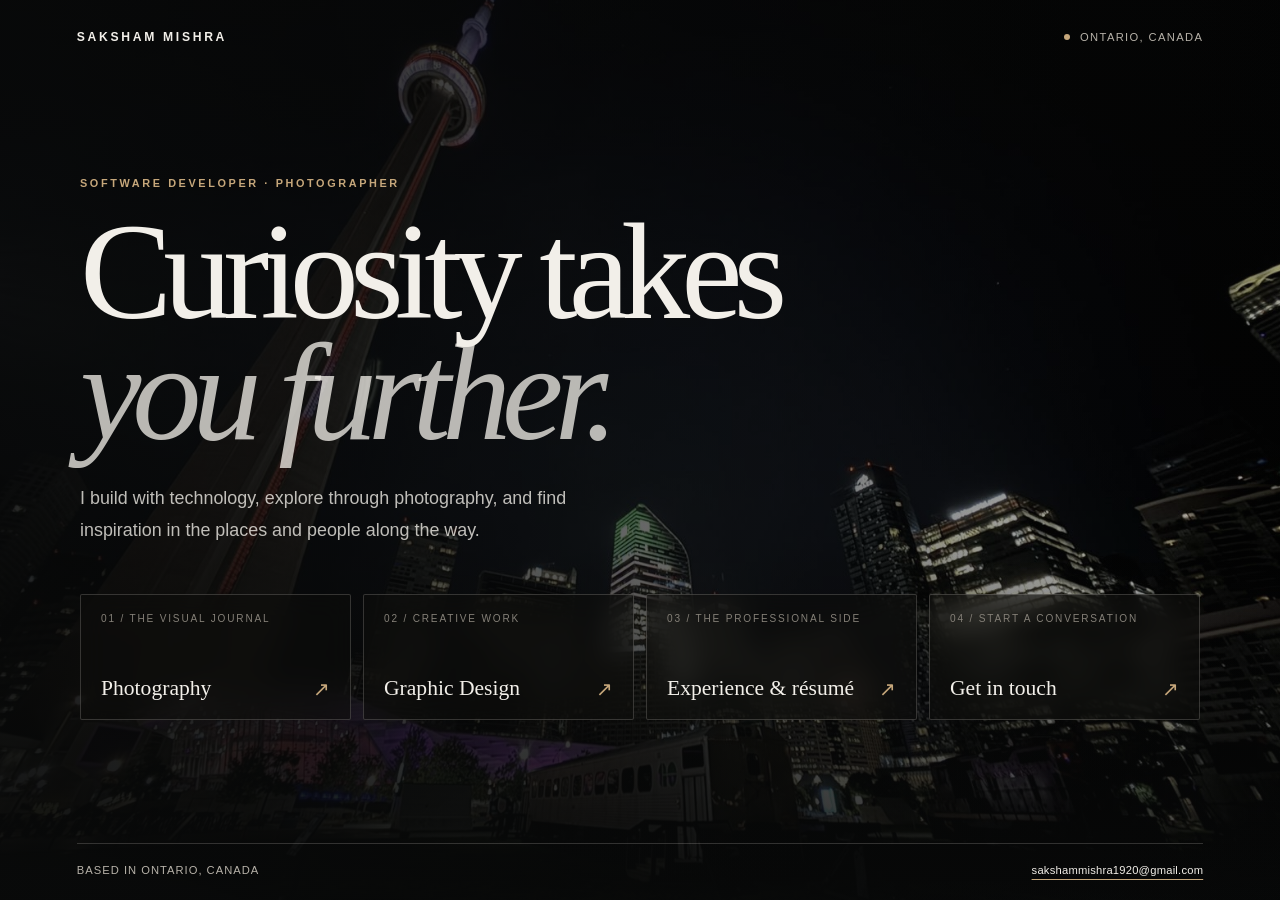
<file: index.html>
<!DOCTYPE html>
<html lang="en">
<head>
  <meta charset="UTF-8">
  <meta name="viewport" content="width=device-width, initial-scale=1.0">
  <meta name="theme-color" content="#10100f">
  <meta name="description" content="The personal portfolio of Saksham Mishra — software developer, photographer, and curious traveller based in Ontario, Canada.">
  <meta property="og:title" content="Saksham Mishra — Developer & Photographer">
  <meta property="og:description" content="Technology, photography, and experiences beyond the ordinary.">
  <meta property="og:type" content="website">
  <title>Saksham Mishra — Developer & Photographer</title>
  <link rel="stylesheet" href="site.css">
</head>
<body>
  <main class="landing">
    <header class="site-header">
      <a class="wordmark" href="index.html" aria-label="Saksham Mishra home">Saksham Mishra</a>
      <span class="header-note">Ontario, Canada</span>
    </header>

    <section class="intro" aria-labelledby="welcome-heading">
      <p class="eyebrow">Software developer <span aria-hidden="true">·</span> Photographer</p>
      <h1 id="welcome-heading">Curiosity takes <span>you further.</span></h1>
      <p class="intro-copy">I build with technology, explore through photography, and find inspiration in the places and people along the way.</p>

      <nav class="actions" aria-label="Explore my website">
        <a class="action" href="portfolio.html">
          <span class="action-label">01 / The visual journal</span>
          <span class="action-bottom"><span class="action-title">Photography</span><span class="action-arrow" aria-hidden="true">↗</span></span>
        </a>
        <a class="action" href="graphic_design.html">
          <span class="action-label">02 / Creative work</span>
          <span class="action-bottom"><span class="action-title">Graphic Design</span><span class="action-arrow" aria-hidden="true">↗</span></span>
        </a>
        <a class="action" href="resume.html">
          <span class="action-label">03 / The professional side</span>
          <span class="action-bottom"><span class="action-title">Experience & résumé</span><span class="action-arrow" aria-hidden="true">↗</span></span>
        </a>
        <a class="action" href="portfolio.html#contact">
          <span class="action-label">04 / Start a conversation</span>
          <span class="action-bottom"><span class="action-title">Get in touch</span><span class="action-arrow" aria-hidden="true">↗</span></span>
        </a>
      </nav>
    </section>

    <footer>
      <span>Based in Ontario, Canada</span>
      <a class="email" href="mailto:sakshammishra1920@gmail.com">sakshammishra1920@gmail.com</a>
    </footer>
  </main>
</body>
</html>
</file>
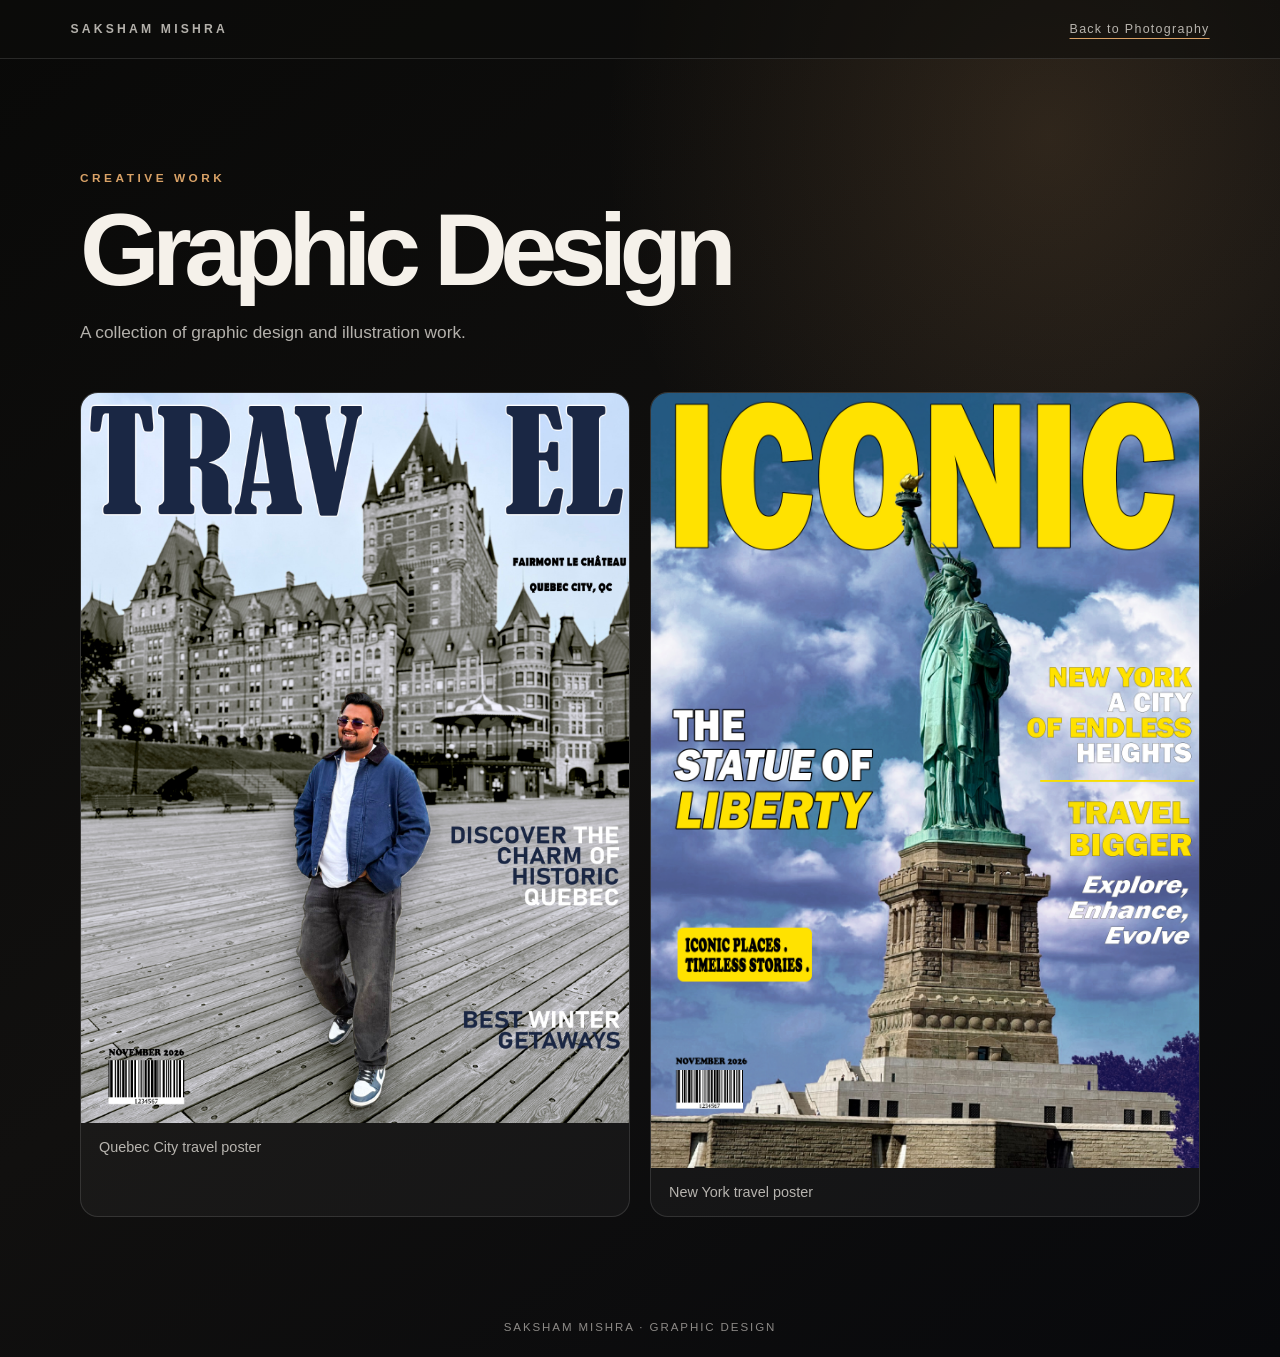
<file: graphic_design.html>
<!DOCTYPE html>
<html lang="en">
<head>
    <meta charset="UTF-8">
    <meta name="viewport" content="width=device-width, initial-scale=1.0">
    <meta name="description" content="Graphic design and illustration work by Saksham Mishra.">
    <title>Graphic Design | Saksham Mishra</title>
    <style>
        :root {
            --bg: #0d0d0c;
            --ink: #f5f1ea;
            --ink-soft: rgba(245,241,234,0.72);
            --muted: rgba(245,241,234,0.55);
            --accent: #d9a267;
            --line: rgba(255,255,255,0.12);
        }

        * {
            box-sizing: border-box;
        }

        body {
            min-height: 100vh;
            margin: 0;
            background:
                radial-gradient(ellipse at 82% 10%, rgba(217,162,103,0.16), transparent 30%),
                linear-gradient(145deg, #090908 0%, #11100f 52%, #08090c 100%);
            color: var(--ink);
            font-family: 'Segoe UI', Tahoma, Geneva, Verdana, sans-serif;
        }

        a {
            color: inherit;
        }

        .topbar {
            display: flex;
            align-items: center;
            justify-content: space-between;
            gap: 20px;
            padding: 22px 5.5vw;
            border-bottom: 1px solid var(--line);
            background: rgba(13,13,12,0.58);
        }

        .brand {
            color: var(--ink-soft);
            font-size: 0.76rem;
            font-weight: 700;
            letter-spacing: 0.2rem;
            text-decoration: none;
            text-transform: uppercase;
        }

        .back-link {
            color: var(--ink-soft);
            font-size: 0.78rem;
            letter-spacing: 0.08rem;
            text-decoration-color: var(--accent);
            text-underline-offset: 5px;
        }

        main {
            width: min(1120px, 89%);
            margin: 0 auto;
            padding: clamp(56px, 10vw, 112px) 0 80px;
        }

        .eyebrow {
            margin: 0 0 16px;
            color: var(--accent);
            font-size: 0.74rem;
            font-weight: 700;
            letter-spacing: 0.22rem;
            text-transform: uppercase;
        }

        h1 {
            margin: 0;
            font-size: clamp(3rem, 8vw, 6.5rem);
            letter-spacing: -0.075em;
            line-height: 0.95;
        }

        .intro {
            max-width: 640px;
            margin: 20px 0 44px;
            color: var(--ink-soft);
            font-size: 1.08rem;
            line-height: 1.7;
        }

        .gallery {
            display: grid;
            grid-template-columns: repeat(auto-fit, minmax(min(100%, 320px), 1fr));
            gap: 20px;
        }

        .artwork {
            overflow: hidden;
            margin: 0;
            border: 1px solid var(--line);
            border-radius: 18px;
            background: rgba(255,255,255,0.04);
        }

        .artwork a {
            display: block;
        }

        .artwork img {
            display: block;
            width: 100%;
            height: auto;
            transition: transform 0.25s ease;
        }

        .artwork a:hover img,
        .artwork a:focus-visible img {
            transform: scale(1.015);
        }

        .artwork a:focus-visible,
        .brand:focus-visible,
        .back-link:focus-visible {
            outline: 2px solid var(--accent);
            outline-offset: 4px;
        }

        figcaption {
            padding: 16px 18px;
            color: var(--ink-soft);
            font-size: 0.9rem;
        }

        footer {
            padding: 24px;
            color: var(--muted);
            font-size: 0.72rem;
            letter-spacing: 0.12rem;
            text-align: center;
            text-transform: uppercase;
        }

        @media (max-width: 600px) {
            .topbar {
                padding: 18px;
            }

            .brand {
                font-size: 0.65rem;
                letter-spacing: 0.12rem;
            }

            main {
                width: min(100% - 36px, 520px);
            }
        }

        @media (prefers-reduced-motion: reduce) {
            *,
            *::before,
            *::after {
                scroll-behavior: auto !important;
                transition-duration: 0.01ms !important;
            }
        }
    </style>
</head>
<body>
    <header class="topbar">
        <a class="brand" href="index.html">Saksham Mishra</a>
        <a class="back-link" href="portfolio.html">Back to Photography</a>
    </header>

    <main>
        <p class="eyebrow">Creative work</p>
        <h1>Graphic Design</h1>
        <p class="intro">A collection of graphic design and illustration work.</p>

        <section class="gallery" aria-label="Graphic design portfolio">
            <figure class="artwork">
                <a href="pics/Illustrations/Qubec-city.jpg">
                    <img src="pics/Illustrations/Qubec-city.jpg" alt="Quebec City travel poster design featuring the Chateau Frontenac">
                </a>
                <figcaption>Quebec City travel poster</figcaption>
            </figure>
            <figure class="artwork">
                <a href="pics/Illustrations/new_york-sol%20copy.jpg">
                    <img src="pics/Illustrations/new_york-sol%20copy.jpg" alt="New York travel poster featuring the Statue of Liberty beneath the word Iconic">
                </a>
                <figcaption>New York travel poster</figcaption>
            </figure>
        </section>
    </main>

    <footer>Saksham Mishra · Graphic Design</footer>
</body>
</html>
</file>
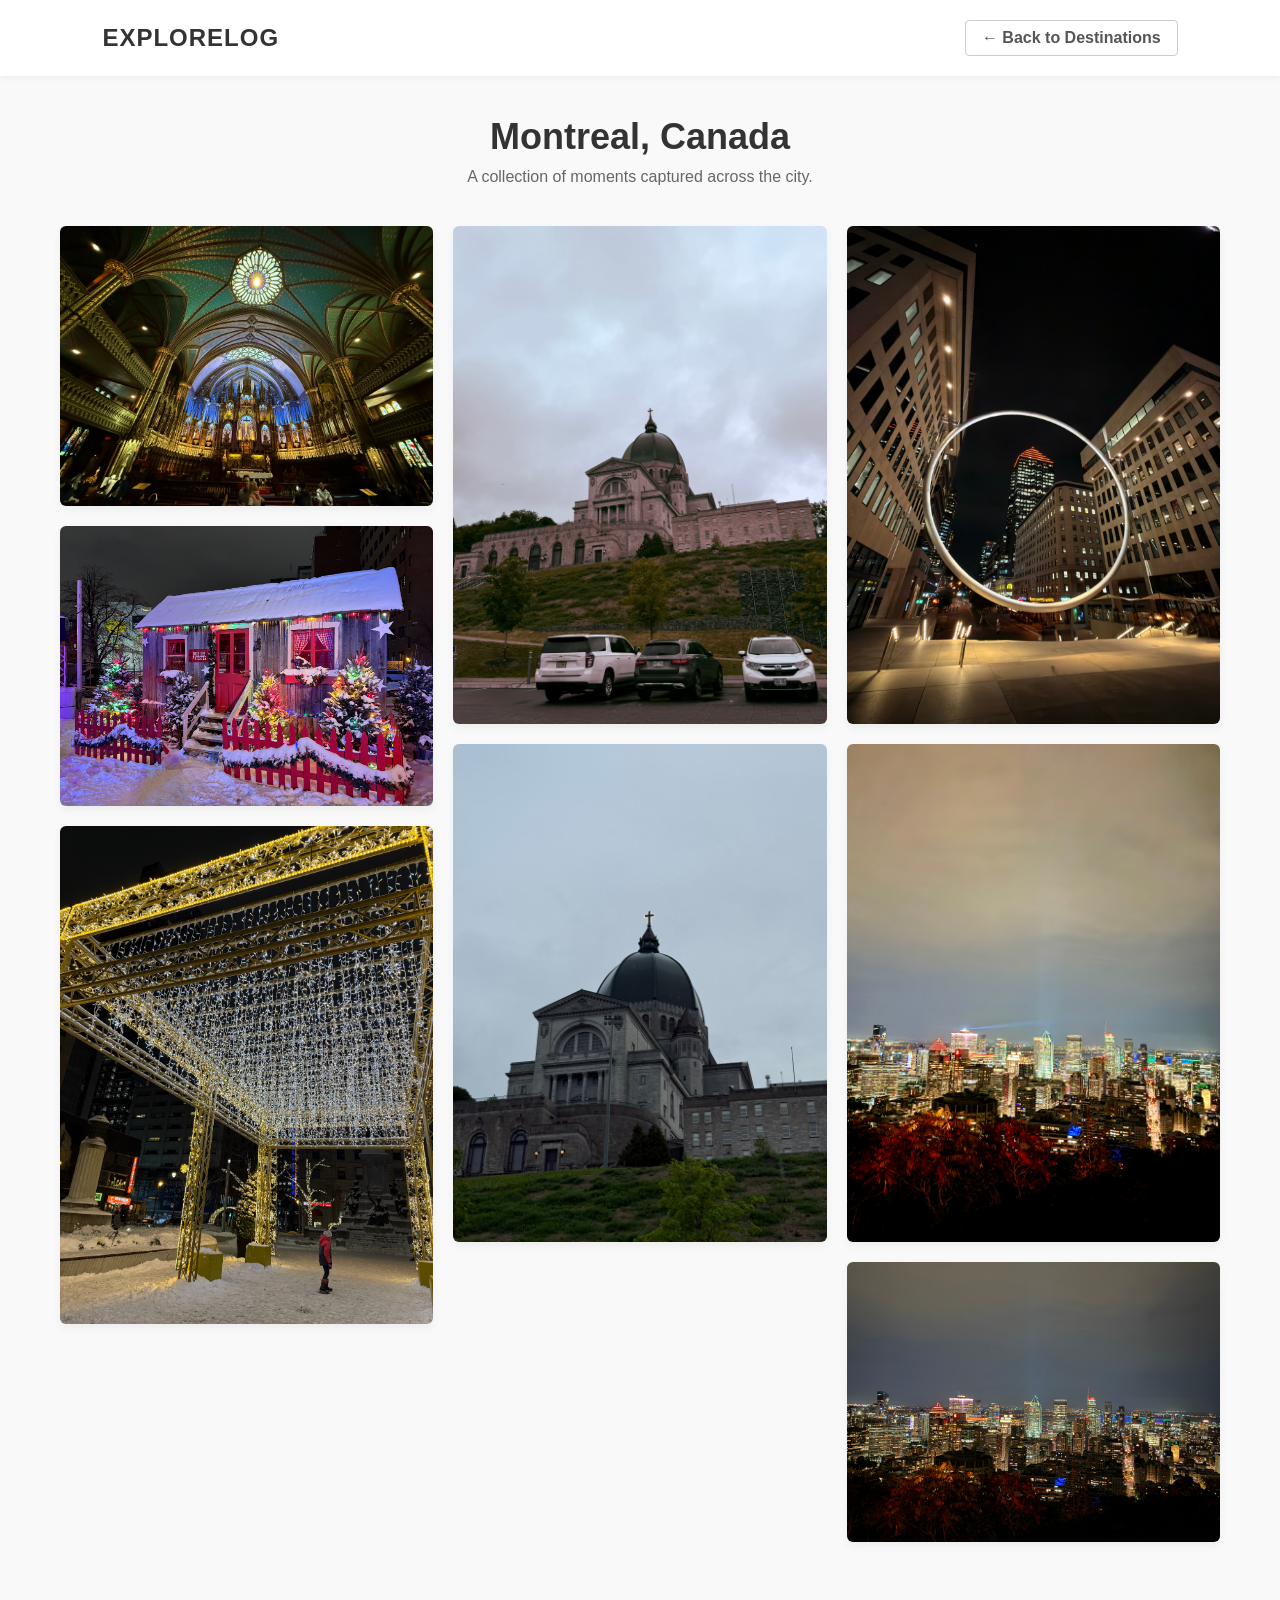
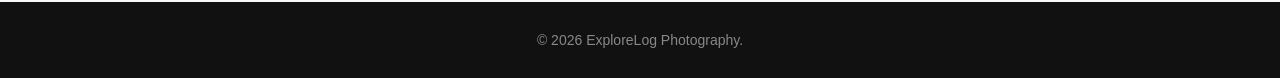
<file: montreal.html>
<!DOCTYPE html>
<html lang="en">
<head>
    <meta charset="UTF-8">
    <meta name="viewport" content="width=device-width, initial-scale=1.0">
    <title>Montreal Gallery | ExploreLog</title>
    <style>
        * {
            margin: 0;
            padding: 0;
            box-sizing: border-box;
            font-family: 'Segoe UI', Tahoma, Geneva, Verdana, sans-serif;
        }

        body {
            background-color: #f9f9f9;
            color: #333;
        }

        header {
            display: flex;
            justify-content: space-between;
            align-items: center;
            padding: 20px 8%;
            background-color: #ffffff;
            box-shadow: 0 2px 5px rgba(0,0,0,0.05);
        }

        .logo {
            font-size: 24px;
            font-weight: 700;
            letter-spacing: 1px;
            text-transform: uppercase;
            text-decoration: none;
            color: #333;
        }

        .back-home {
            text-decoration: none;
            color: #555;
            font-weight: 600;
            border: 1px solid #ccc;
            padding: 8px 16px;
            border-radius: 4px;
            transition: all 0.3s ease;
        }

        .back-home:hover {
            background-color: #333;
            color: #fff;
            border-color: #333;
        }

        .container {
            max-width: 1200px;
            margin: 40px auto;
            padding: 0 20px;
        }

        h1 {
            font-size: 36px;
            margin-bottom: 10px;
            text-align: center;
        }

        .subtitle {
            text-align: center;
            color: #666;
            margin-bottom: 40px;
        }

        /* Pure CSS Masonry/Flex Photo Grid */
        .photo-stream {
            columns: 3 300px;
            column-gap: 20px;
        }

        .photo-stream img {
            width: 100%;
            margin-bottom: 20px;
            border-radius: 6px;
            box-shadow: 0 4px 10px rgba(0,0,0,0.05);
            transition: transform 0.3s ease;
            display: block;
        }

        .photo-stream img:hover {
            transform: scale(1.02);
            cursor: pointer;
        }

        footer {
            background-color: #111;
            color: #888;
            text-align: center;
            padding: 30px 20px;
            margin-top: 60px;
            font-size: 14px;
        }
    </style>
</head>
<body>

    <header>
        <a href="portfolio.html" class="logo">ExploreLog</a>
        <a href="portfolio.html" class="back-home">&larr; Back to Destinations</a>
    </header>

    <main class="container">
        <h1>Montreal, Canada</h1>
        <p class="subtitle">A collection of moments captured across the city.</p>
        
        <div class="photo-stream">
            <!-- Put your folder paths to your extra photos here -->
            <!-- Change 'pics/toronto.JPEG' to whatever your images are named -->
            <img src="pics/montreal/IMG_3124.JPEG" alt="Toronto Photo">
            <img src="pics/montreal/IMG_3350.JPEG" alt="Toronto Photo">
            <img src="pics/montreal/IMG_3354.JPEG" alt="Toronto Photo">
            <img src="pics/montreal/IMG_4572.JPEG" alt="Toronto Photo">
            <img src="pics/montreal/IMG_4609.JPEG" alt="Toronto Photo">
            <img src="pics/montreal/IMG_6204.JPEG" alt="Toronto Photo">
            <img src="pics/montreal/IMG_6213.JPEG" alt="Toronto Photo">
            <img src="pics/montreal/IMG_6214.JPEG" alt="Toronto Photo">

        </div>
    </main>

    <footer>
        <p>&copy; 2026 ExploreLog Photography.</p>
    </footer>

</body>
</html>
</file>
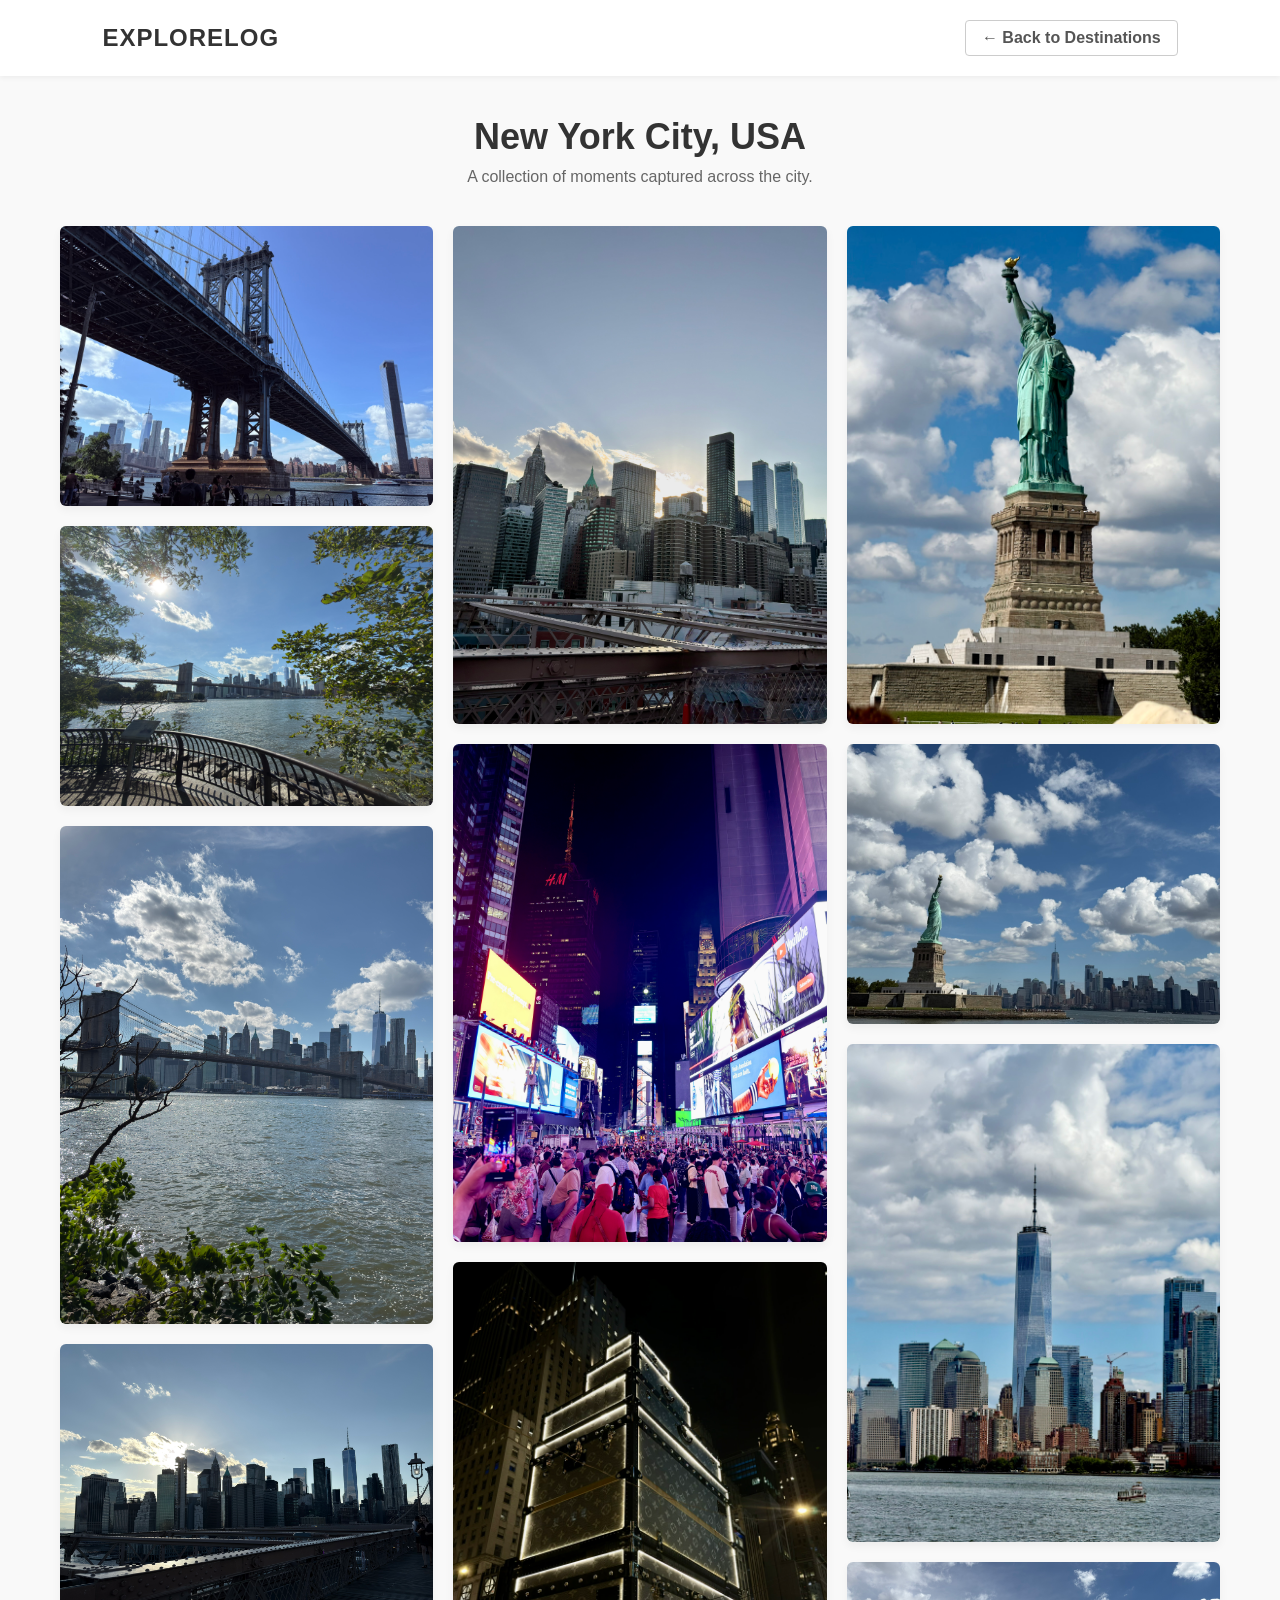
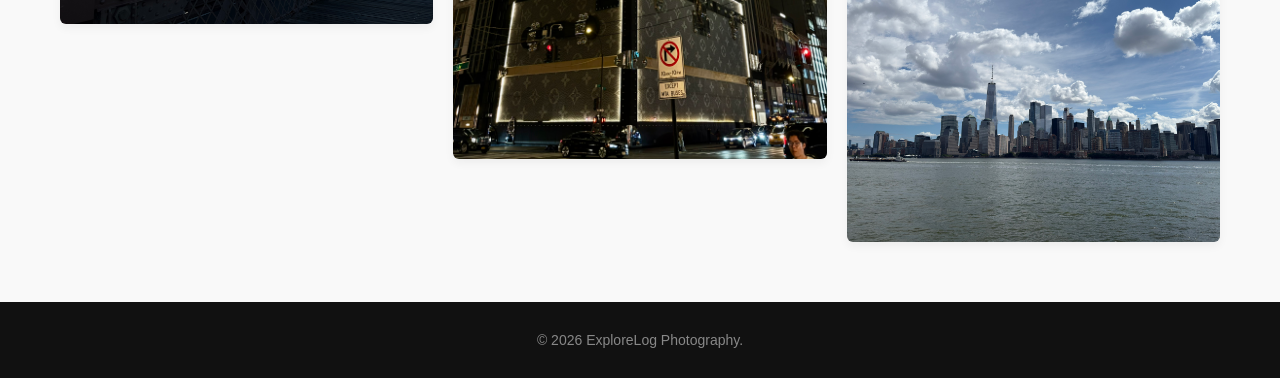
<file: nyc.html>
<!DOCTYPE html>
<html lang="en">
<head>
    <meta charset="UTF-8">
    <meta name="viewport" content="width=device-width, initial-scale=1.0">
    <title>New York City Gallery | ExploreLog</title>
    <style>
        * {
            margin: 0;
            padding: 0;
            box-sizing: border-box;
            font-family: 'Segoe UI', Tahoma, Geneva, Verdana, sans-serif;
        }

        body {
            background-color: #f9f9f9;
            color: #333;
        }

        header {
            display: flex;
            justify-content: space-between;
            align-items: center;
            padding: 20px 8%;
            background-color: #ffffff;
            box-shadow: 0 2px 5px rgba(0,0,0,0.05);
        }

        .logo {
            font-size: 24px;
            font-weight: 700;
            letter-spacing: 1px;
            text-transform: uppercase;
            text-decoration: none;
            color: #333;
        }

        .back-home {
            text-decoration: none;
            color: #555;
            font-weight: 600;
            border: 1px solid #ccc;
            padding: 8px 16px;
            border-radius: 4px;
            transition: all 0.3s ease;
        }

        .back-home:hover {
            background-color: #333;
            color: #fff;
            border-color: #333;
        }

        .container {
            max-width: 1200px;
            margin: 40px auto;
            padding: 0 20px;
        }

        h1 {
            font-size: 36px;
            margin-bottom: 10px;
            text-align: center;
        }

        .subtitle {
            text-align: center;
            color: #666;
            margin-bottom: 40px;
        }

        /* Pure CSS Masonry/Flex Photo Grid */
        .photo-stream {
            columns: 3 300px;
            column-gap: 20px;
        }

        .photo-stream img {
            width: 100%;
            margin-bottom: 20px;
            border-radius: 6px;
            box-shadow: 0 4px 10px rgba(0,0,0,0.05);
            transition: transform 0.3s ease;
            display: block;
        }

        .photo-stream img:hover {
            transform: scale(1.02);
            cursor: pointer;
        }

        footer {
            background-color: #111;
            color: #888;
            text-align: center;
            padding: 30px 20px;
            margin-top: 60px;
            font-size: 14px;
        }
    </style>
</head>
<body>

    <header>
        <a href="portfolio.html" class="logo">ExploreLog</a>
        <a href="portfolio.html" class="back-home">&larr; Back to Destinations</a>
    </header>

    <main class="container">
        <h1>New York City, USA</h1>
        <p class="subtitle">A collection of moments captured across the city.</p>
        
        <div class="photo-stream">
            <!-- Put your folder paths to your extra photos here -->
            <!-- Change 'pics/nyc.JPEG' to whatever your images are named -->
            <img src="pics/new_york/IMG_5514.JPEG" alt="nyc Photo">
            <img src="pics/new_york/IMG_5538.JPEG" alt="nyc Photo">
            <img src="pics/new_york/IMG_5550.JPEG" alt="nyc Photo">
            <img src="pics/new_york/IMG_5666.JPEG" alt="nyc Photo">
            <img src="pics/new_york/IMG_5673.JPEG" alt="nyc Photo">
            <img src="pics/new_york/IMG_5707.JPEG" alt="nyc Photo">
            <img src="pics/new_york/IMG_5729.JPEG" alt="nyc Photo">
            <img src="pics/new_york/IMG_5769.JPEG" alt="nyc Photo">
            <img src="pics/new_york/IMG_5774.JPEG" alt="nyc Photo">
            <img src="pics/new_york/IMG_5866.JPEG" alt="nyc Photo">
            <img src="pics/new_york/IMG_5877.JPEG" alt="nyc Photo">








        </div>
    </main>

    <footer>
        <p>&copy; 2026 ExploreLog Photography.</p>
    </footer>

</body>
</html>
</file>
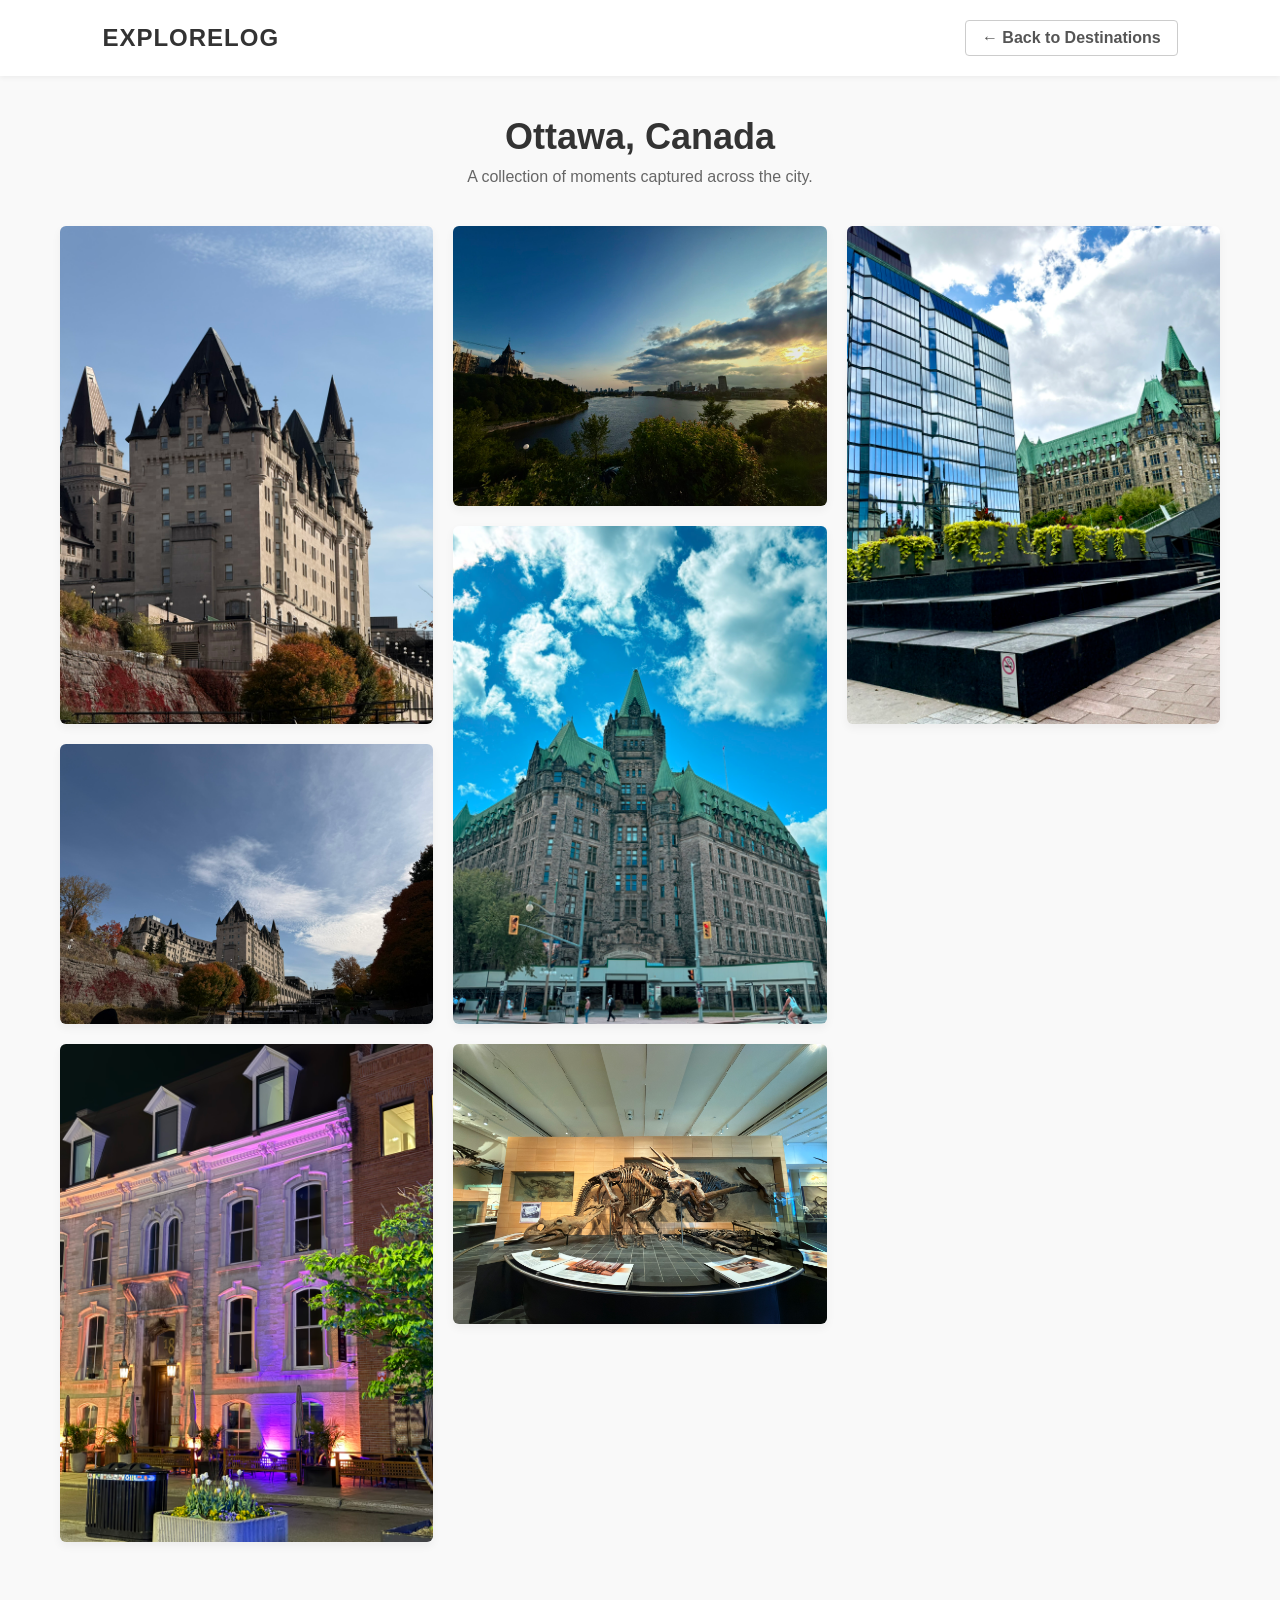
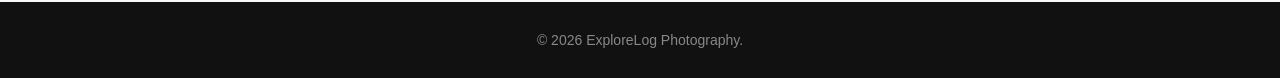
<file: ottawa.html>
<!DOCTYPE html>
<html lang="en">
<head>
    <meta charset="UTF-8">
    <meta name="viewport" content="width=device-width, initial-scale=1.0">
    <title>ottawa Gallery | ExploreLog</title>
    <style>
        * {
            margin: 0;
            padding: 0;
            box-sizing: border-box;
            font-family: 'Segoe UI', Tahoma, Geneva, Verdana, sans-serif;
        }

        body {
            background-color: #f9f9f9;
            color: #333;
        }

        header {
            display: flex;
            justify-content: space-between;
            align-items: center;
            padding: 20px 8%;
            background-color: #ffffff;
            box-shadow: 0 2px 5px rgba(0,0,0,0.05);
        }

        .logo {
            font-size: 24px;
            font-weight: 700;
            letter-spacing: 1px;
            text-transform: uppercase;
            text-decoration: none;
            color: #333;
        }

        .back-home {
            text-decoration: none;
            color: #555;
            font-weight: 600;
            border: 1px solid #ccc;
            padding: 8px 16px;
            border-radius: 4px;
            transition: all 0.3s ease;
        }

        .back-home:hover {
            background-color: #333;
            color: #fff;
            border-color: #333;
        }

        .container {
            max-width: 1200px;
            margin: 40px auto;
            padding: 0 20px;
        }

        h1 {
            font-size: 36px;
            margin-bottom: 10px;
            text-align: center;
        }

        .subtitle {
            text-align: center;
            color: #666;
            margin-bottom: 40px;
        }

        /* Pure CSS Masonry/Flex Photo Grid */
        .photo-stream {
            columns: 3 300px;
            column-gap: 20px;
        }

        .photo-stream img {
            width: 100%;
            margin-bottom: 20px;
            border-radius: 6px;
            box-shadow: 0 4px 10px rgba(0,0,0,0.05);
            transition: transform 0.3s ease;
            display: block;
        }

        .photo-stream img:hover {
            transform: scale(1.02);
            cursor: pointer;
        }

        footer {
            background-color: #111;
            color: #888;
            text-align: center;
            padding: 30px 20px;
            margin-top: 60px;
            font-size: 14px;
        }
    </style>
</head>
<body>

    <header>
        <a href="portfolio.html" class="logo">ExploreLog</a>
        <a href="portfolio.html" class="back-home">&larr; Back to Destinations</a>
    </header>

    <main class="container">
        <h1>Ottawa, Canada</h1>
        <p class="subtitle">A collection of moments captured across the city.</p>
        
        <div class="photo-stream">
            <!-- Put your folder paths to your extra photos here -->
            <!-- Change 'pics/ottawa.JPEG' to whatever your images are named -->
            <img src="pics/ottawa/IMG_2182.JPEG" alt="ottawa Photo">
            <img src="pics/ottawa/IMG_2201.JPEG" alt="ottawa Photo">
            <img src="pics/ottawa/IMG_4293.JPEG" alt="ottawa Photo">
            <img src="pics/ottawa/IMG_4789.JPEG" alt="ottawa Photo">
            <img src="pics/ottawa/IMG_4872.JPEG" alt="ottawa Photo">
            <img src="pics/ottawa/IMG_5992.JPEG" alt="ottawa Photo">
            <img src="pics/ottawa/IMG_4913.JPEG" alt="ottawa Photo">








        </div>
    </main>

    <footer>
        <p>&copy; 2026 ExploreLog Photography.</p>
    </footer>

</body>
</html>
</file>
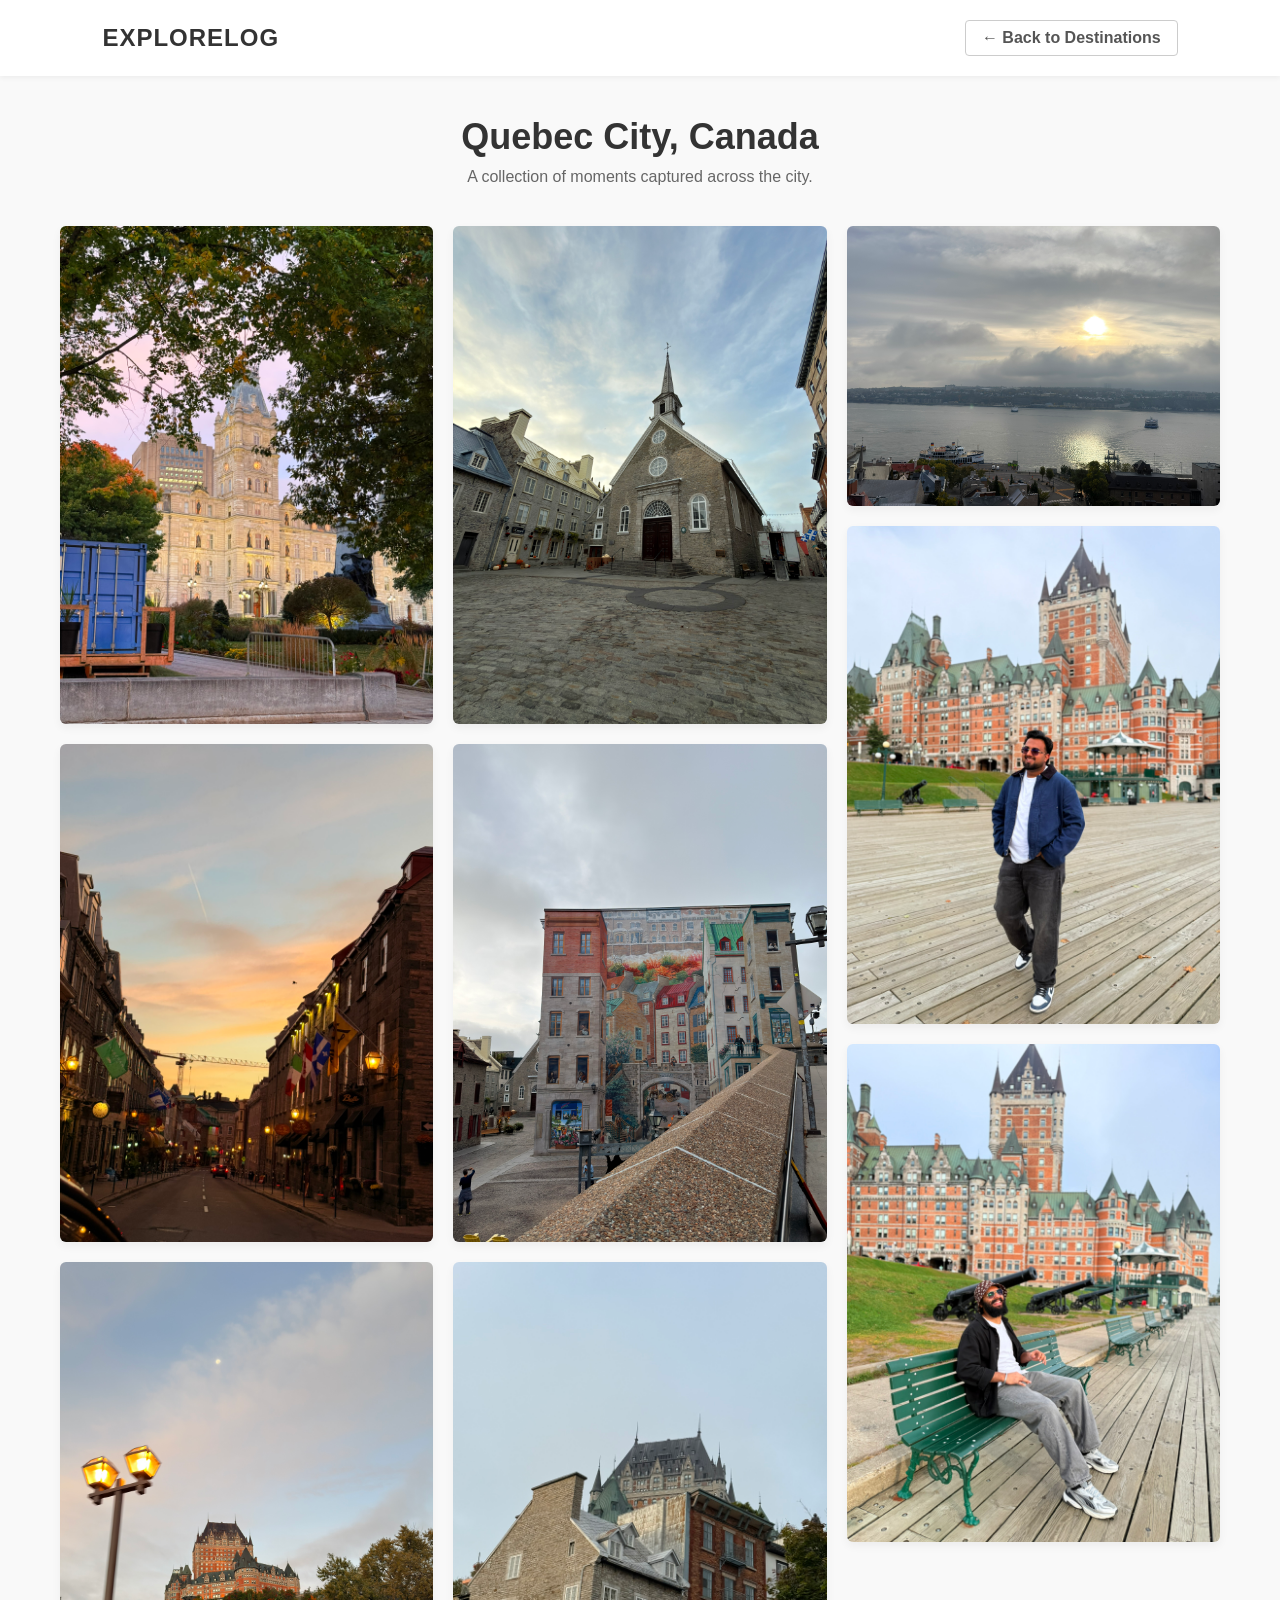
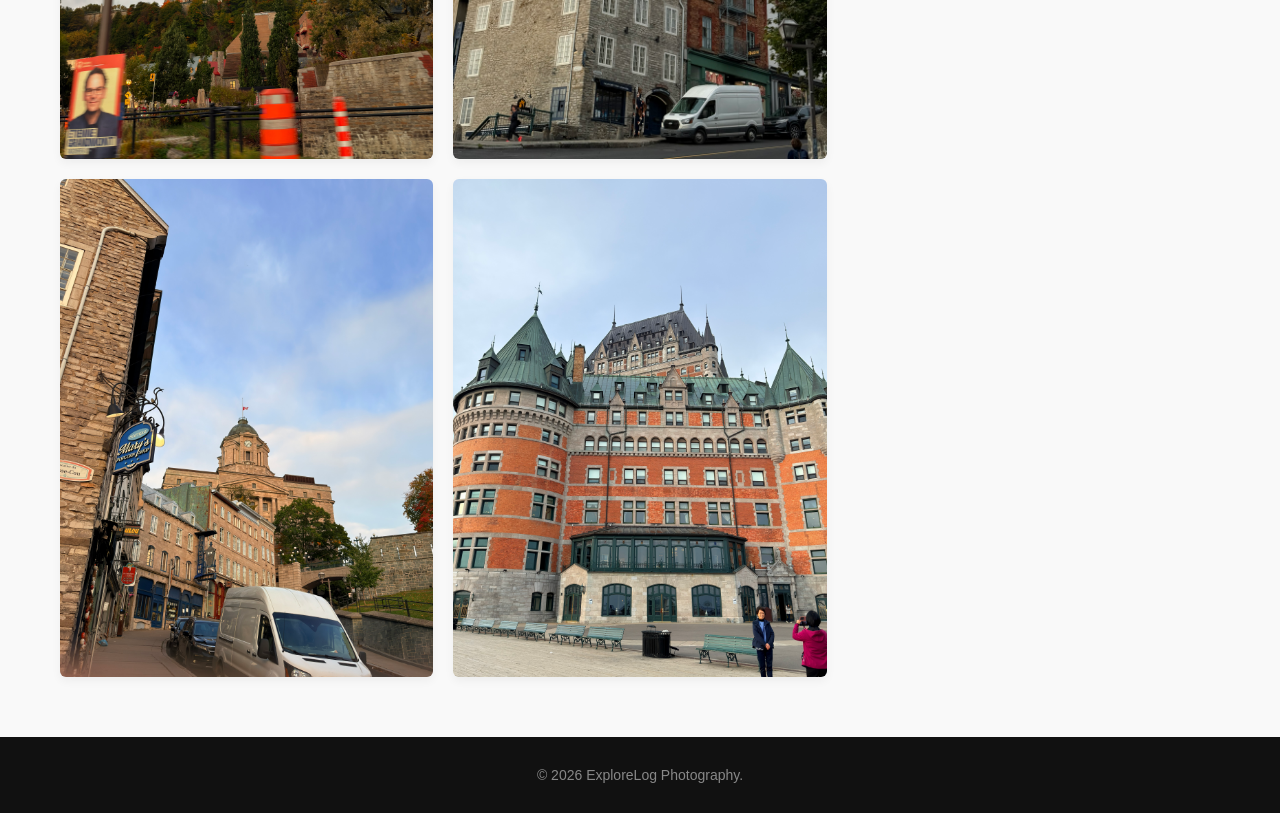
<file: quebec_city.html>
<!DOCTYPE html>
<html lang="en">
<head>
    <meta charset="UTF-8">
    <meta name="viewport" content="width=device-width, initial-scale=1.0">
    <title>Quebec_city Gallery | ExploreLog</title>
    <style>
        * {
            margin: 0;
            padding: 0;
            box-sizing: border-box;
            font-family: 'Segoe UI', Tahoma, Geneva, Verdana, sans-serif;
        }

        body {
            background-color: #f9f9f9;
            color: #333;
        }

        header {
            display: flex;
            justify-content: space-between;
            align-items: center;
            padding: 20px 8%;
            background-color: #ffffff;
            box-shadow: 0 2px 5px rgba(0,0,0,0.05);
        }

        .logo {
            font-size: 24px;
            font-weight: 700;
            letter-spacing: 1px;
            text-transform: uppercase;
            text-decoration: none;
            color: #333;
        }

        .back-home {
            text-decoration: none;
            color: #555;
            font-weight: 600;
            border: 1px solid #ccc;
            padding: 8px 16px;
            border-radius: 4px;
            transition: all 0.3s ease;
        }

        .back-home:hover {
            background-color: #333;
            color: #fff;
            border-color: #333;
        }

        .container {
            max-width: 1200px;
            margin: 40px auto;
            padding: 0 20px;
        }

        h1 {
            font-size: 36px;
            margin-bottom: 10px;
            text-align: center;
        }

        .subtitle {
            text-align: center;
            color: #666;
            margin-bottom: 40px;
        }

        /* Pure CSS Masonry/Flex Photo Grid */
        .photo-stream {
            columns: 3 300px;
            column-gap: 20px;
        }

        .photo-stream img {
            width: 100%;
            margin-bottom: 20px;
            border-radius: 6px;
            box-shadow: 0 4px 10px rgba(0,0,0,0.05);
            transition: transform 0.3s ease;
            display: block;
        }

        .photo-stream img:hover {
            transform: scale(1.02);
            cursor: pointer;
        }

        footer {
            background-color: #111;
            color: #888;
            text-align: center;
            padding: 30px 20px;
            margin-top: 60px;
            font-size: 14px;
        }
    </style>
</head>
<body>

    <header>
        <a href="portfolio.html" class="logo">ExploreLog</a>
        <a href="portfolio.html" class="back-home">&larr; Back to Destinations</a>
    </header>

    <main class="container">
        <h1>Quebec City, Canada</h1>
        <p class="subtitle">A collection of moments captured across the city.</p>
        
        <div class="photo-stream">
            <!-- Put your folder paths to your extra photos here -->
            <!-- Change 'pics/Quebec.JPEG' to whatever your images are named -->
            <img src="pics/Quebec_city/IMG_6022.JPEG" alt="Quebec_city Photo">
            <img src="pics/Quebec_city/IMG_6025.JPEG" alt="Quebec_city Photo">
            <img src="pics/Quebec_city/IMG_6028.JPEG" alt="Quebec_city Photo">
            <img src="pics/Quebec_city/IMG_6031.JPEG" alt="Quebec_city Photo">
            <img src="pics/Quebec_city/IMG_6040.JPEG" alt="Quebec_city Photo">
            <img src="pics/Quebec_city/IMG_6048.JPEG" alt="Quebec_city Photo">
            <img src="pics/Quebec_city/IMG_6049.JPEG" alt="Quebec_city Photo">
            <img src="pics/Quebec_city/IMG_6079.JPEG" alt="Quebec_city Photo">
            <img src="pics/Quebec_city/IMG_6080.JPEG" alt="Quebec_city Photo">
            <img src="pics/Quebec_city/IMG_6102.JPEG" alt="Quebec_city Photo">
            <img src="pics/Quebec_city/IMG_6123.JPEG" alt="Quebec_city Photo">






        </div>
    </main>

    <footer>
        <p>&copy; 2026 ExploreLog Photography.</p>
    </footer>

</body>
</html>
</file>
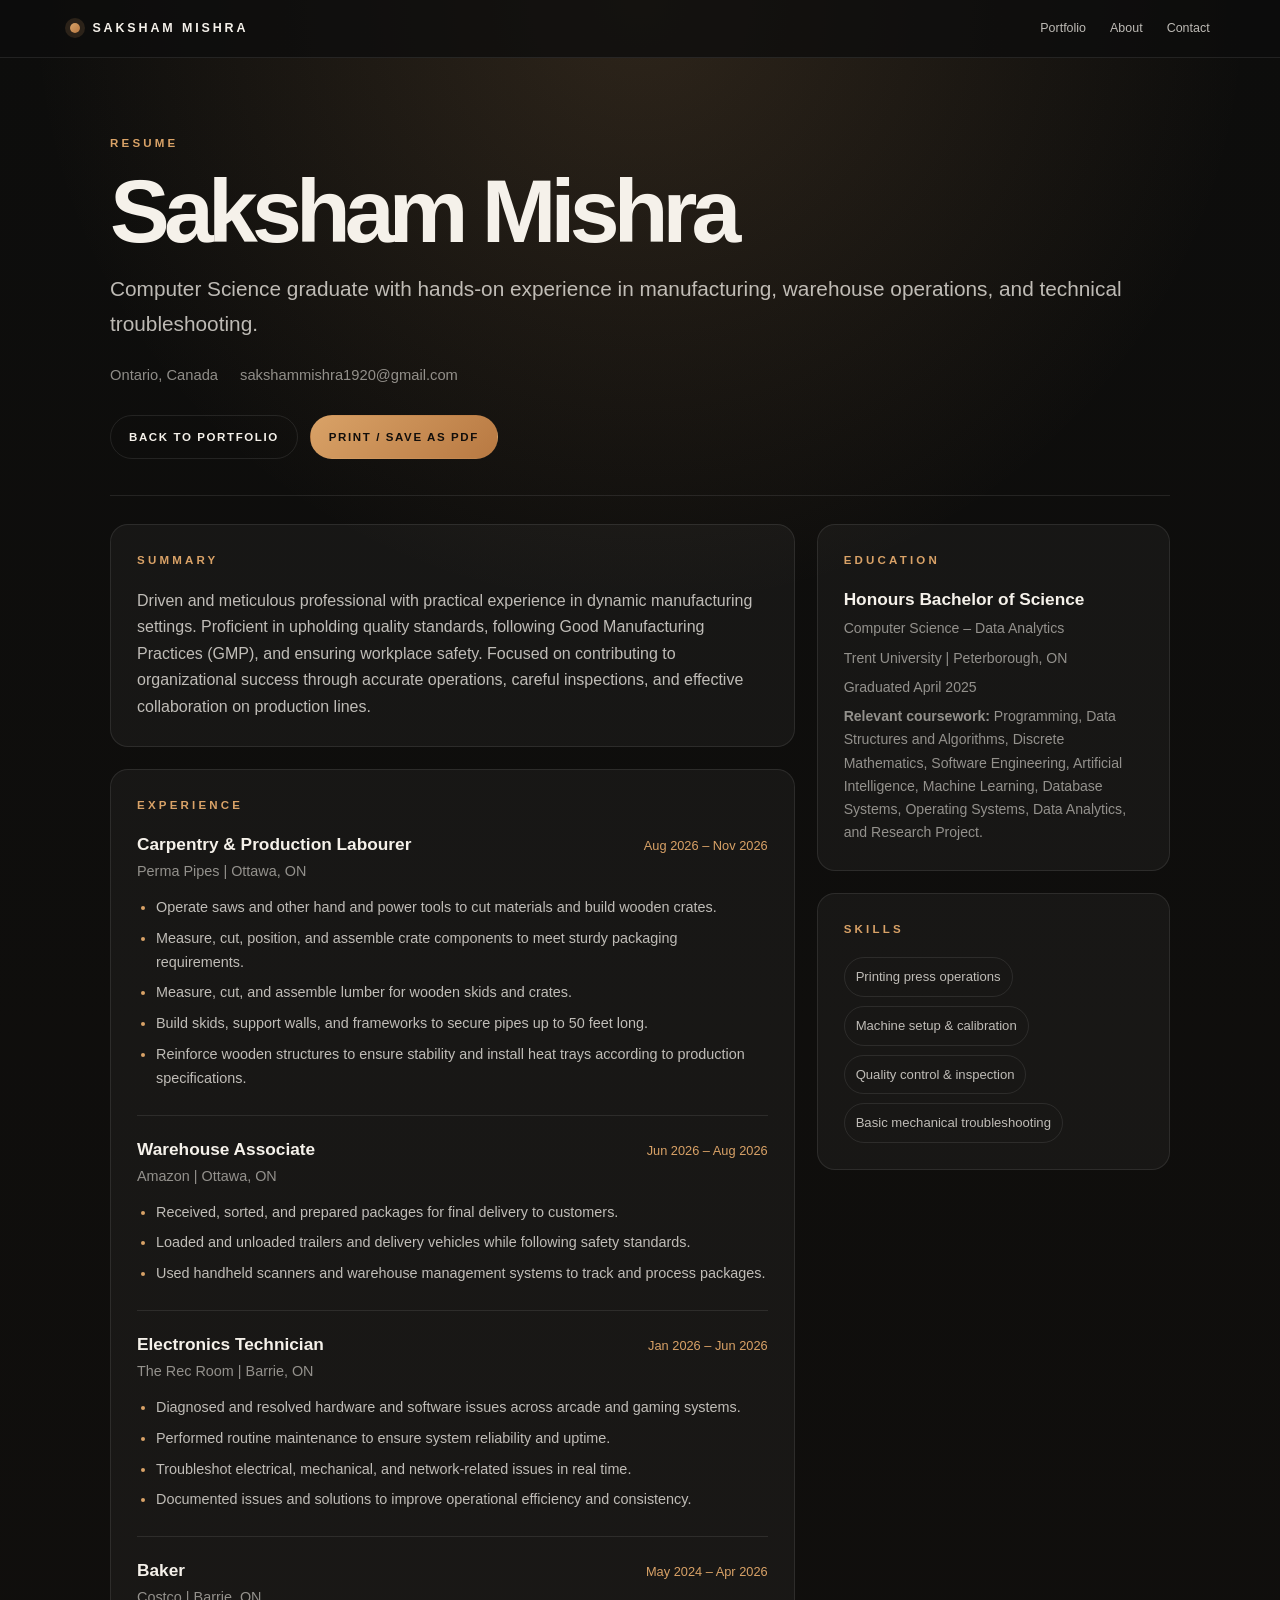
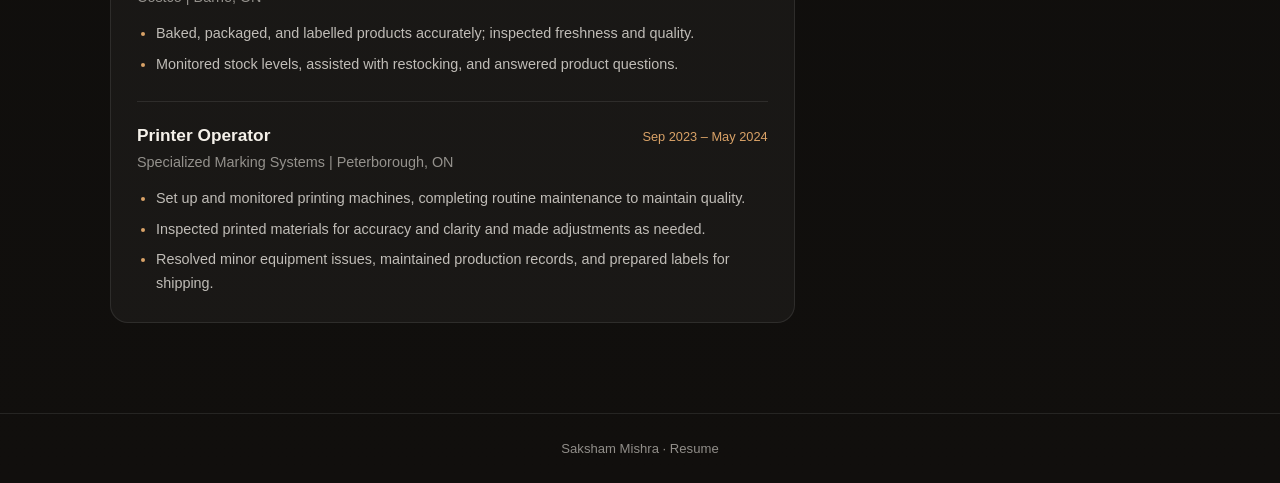
<file: resume.html>
<!DOCTYPE html>
<html lang="en">
<head>
    <meta charset="UTF-8">
    <meta name="viewport" content="width=device-width, initial-scale=1.0">
    <meta name="description" content="Resume for Saksham Mishra, with experience, education, and skills.">
    <title>Resume | Saksham Mishra</title>
    <style>
        :root {
            --bg: #0d0d0c;
            --bg-soft: #151412;
            --panel: rgba(255,255,255,0.04);
            --ink: #f5f1ea;
            --ink-soft: rgba(245,241,234,0.76);
            --muted: rgba(245,241,234,0.56);
            --accent: #d9a267;
            --accent-strong: #b87942;
            --line: rgba(255,255,255,0.09);
        }

        * {
            box-sizing: border-box;
            margin: 0;
        }

        body {
            min-height: 100vh;
            background:
                radial-gradient(circle at top, rgba(217,162,103,0.16), transparent 28%),
                linear-gradient(180deg, var(--bg) 0%, #110f0d 100%);
            color: var(--ink);
            font-family: 'Segoe UI', Tahoma, Geneva, Verdana, sans-serif;
            line-height: 1.65;
        }

        a {
            color: inherit;
            text-decoration: none;
        }

        a:focus-visible,
        button:focus-visible {
            outline: 2px solid var(--accent);
            outline-offset: 4px;
        }

        .topbar {
            display: flex;
            justify-content: space-between;
            align-items: center;
            gap: 20px;
            padding: 18px 5.5vw;
            border-bottom: 1px solid var(--line);
            background: rgba(13,13,12,0.76);
        }

        .brand,
        .topbar nav {
            display: flex;
            align-items: center;
        }

        .brand {
            gap: 12px;
            font-size: 0.78rem;
            font-weight: 700;
            letter-spacing: 0.18rem;
            text-transform: uppercase;
        }

        .brand-dot {
            width: 10px;
            height: 10px;
            border-radius: 50%;
            background: linear-gradient(135deg, var(--accent), var(--accent-strong));
            box-shadow: 0 0 0 5px rgba(217,162,103,0.15);
        }

        .topbar nav {
            gap: 24px;
            color: var(--ink-soft);
            font-size: 0.78rem;
        }

        .topbar nav a:hover {
            color: var(--accent);
        }

        .resume-shell {
            width: min(1060px, 89%);
            margin: 0 auto;
            padding: 76px 0 90px;
        }

        .resume-intro {
            padding-bottom: 36px;
            border-bottom: 1px solid var(--line);
        }

        .eyebrow,
        .section-label {
            color: var(--accent);
            font-size: 0.72rem;
            font-weight: 700;
            letter-spacing: 0.2rem;
            text-transform: uppercase;
        }

        .eyebrow {
            margin-bottom: 14px;
        }

        h1 {
            font-size: clamp(2.8rem, 7vw, 5.8rem);
            line-height: 1;
            letter-spacing: -0.065em;
        }

        .headline {
            margin-top: 16px;
            color: var(--ink-soft);
            font-size: clamp(1.05rem, 2vw, 1.3rem);
        }

        .contact-links,
        .resume-actions {
            display: flex;
            flex-wrap: wrap;
            align-items: center;
            gap: 12px 22px;
            margin-top: 22px;
            color: var(--muted);
            font-size: 0.92rem;
        }

        .contact-links a:hover {
            color: var(--accent);
        }

        .resume-actions {
            gap: 12px;
            margin-top: 28px;
        }

        .button {
            display: inline-flex;
            align-items: center;
            justify-content: center;
            min-height: 44px;
            padding: 10px 18px;
            border: 1px solid var(--line);
            border-radius: 999px;
            color: var(--ink);
            font-size: 0.72rem;
            font-weight: 700;
            letter-spacing: 0.1rem;
            text-transform: uppercase;
            transition: border-color 0.2s ease, transform 0.2s ease;
        }

        .button:hover {
            transform: translateY(-1px);
            border-color: var(--accent);
        }

        .button-primary {
            border-color: transparent;
            background: linear-gradient(135deg, var(--accent), var(--accent-strong));
            color: #120e0b;
        }

        .resume-layout {
            display: grid;
            grid-template-columns: minmax(0, 1.55fr) minmax(250px, 0.8fr);
            gap: 22px;
            margin-top: 28px;
            align-items: start;
        }

        .resume-column {
            display: grid;
            gap: 22px;
        }

        .resume-section {
            padding: 26px;
            border: 1px solid var(--line);
            border-radius: 18px;
            background: var(--panel);
        }

        .section-label {
            margin-bottom: 18px;
        }

        .summary {
            color: var(--ink-soft);
        }

        .experience-item + .experience-item {
            margin-top: 24px;
            padding-top: 22px;
            border-top: 1px solid var(--line);
        }

        .experience-heading {
            display: flex;
            justify-content: space-between;
            gap: 12px;
            align-items: baseline;
        }

        h3 {
            font-size: 1.08rem;
            line-height: 1.35;
        }

        .dates {
            flex-shrink: 0;
            color: var(--accent);
            font-size: 0.8rem;
            text-align: right;
        }

        .employer {
            margin-top: 4px;
            color: var(--muted);
            font-size: 0.9rem;
        }

        ul {
            display: grid;
            gap: 7px;
            margin: 12px 0 0;
            padding-left: 19px;
            color: var(--ink-soft);
            font-size: 0.9rem;
        }

        li::marker {
            color: var(--accent);
        }

        .education-item + .education-item {
            margin-top: 22px;
            padding-top: 20px;
            border-top: 1px solid var(--line);
        }

        .education-item p,
        .education-item time {
            display: block;
            margin-top: 6px;
            color: var(--muted);
            font-size: 0.88rem;
        }

        .coursework {
            margin-top: 16px;
            color: var(--ink-soft);
            font-size: 0.9rem;
        }

        .skills-list {
            display: flex;
            flex-wrap: wrap;
            gap: 9px;
            margin: 0;
            padding: 0;
            list-style: none;
        }

        .skill {
            padding: 8px 11px;
            border: 1px solid var(--line);
            border-radius: 999px;
            color: var(--ink-soft);
            font-size: 0.82rem;
        }

        footer {
            padding: 24px 5.5vw;
            border-top: 1px solid var(--line);
            color: var(--muted);
            font-size: 0.82rem;
            text-align: center;
        }

        @media (max-width: 760px) {
            .topbar {
                padding: 15px 5.5%;
            }

            .topbar nav {
                gap: 14px;
                font-size: 0.72rem;
            }

            .resume-shell {
                width: min(100% - 36px, 620px);
                padding-top: 54px;
            }

            .resume-layout {
                grid-template-columns: 1fr;
            }
        }

        @media (max-width: 480px) {
            .topbar {
                align-items: flex-start;
                flex-direction: column;
                gap: 12px;
            }

            .topbar nav {
                flex-wrap: wrap;
            }

            .resume-section {
                padding: 21px;
            }

            .experience-heading {
                align-items: flex-start;
                flex-direction: column;
                gap: 3px;
            }

            .dates {
                text-align: left;
            }
        }

        @media print {
            @page {
                margin: 15mm;
            }

            body {
                min-height: auto;
                background: #fff;
                color: #202020;
                font-size: 10pt;
            }

            .topbar,
            .resume-actions,
            footer {
                display: none;
            }

            .resume-shell {
                width: 100%;
                padding: 0;
            }

            .resume-intro,
            .resume-section,
            .experience-item,
            .education-item {
                break-inside: avoid;
            }

            .resume-section {
                padding: 0;
                border: 0;
                border-radius: 0;
                background: transparent;
            }

            .summary,
            ul,
            .coursework {
                color: #333;
            }

            .headline,
            .contact-links,
            .eyebrow,
            .section-label,
            .dates {
                color: #444;
            }

            .employer,
            .education-item p,
            .education-item time {
                color: #555;
            }

            .resume-layout {
                grid-template-columns: minmax(0, 1.45fr) minmax(190px, 0.75fr);
                gap: 28px;
            }

            .experience-item + .experience-item,
            .education-item + .education-item {
                border-color: #ddd;
            }

            .skill {
                border-color: #bbb;
                color: #333;
            }
        }
    </style>
</head>
<body>
    <header class="topbar">
        <a class="brand" href="index.html">
            <span class="brand-dot" aria-hidden="true"></span>
            <span>Saksham Mishra</span>
        </a>
        <nav aria-label="Main navigation">
            <a href="portfolio.html#journeys">Portfolio</a>
            <a href="portfolio.html#about">About</a>
            <a href="portfolio.html#contact">Contact</a>
        </nav>
    </header>

    <main class="resume-shell">
        <header class="resume-intro">
            <p class="eyebrow">Resume</p>
            <h1>Saksham Mishra</h1>
            <p class="headline">Computer Science graduate with hands-on experience in manufacturing, warehouse operations, and technical troubleshooting.</p>
            <div class="contact-links" aria-label="Contact information">
                <span>Ontario, Canada</span>
                <a href="mailto:sakshammishra1920@gmail.com">sakshammishra1920@gmail.com</a>
            </div>
            <div class="resume-actions">
                <a class="button" href="portfolio.html">Back to portfolio</a>
                <button class="button button-primary" type="button" onclick="window.print()">Print / Save as PDF</button>
            </div>
        </header>

        <div class="resume-layout">
            <div class="resume-column">
                <section class="resume-section" aria-labelledby="summary-heading">
                    <h2 class="section-label" id="summary-heading">Summary</h2>
                    <p class="summary">Driven and meticulous professional with practical experience in dynamic manufacturing settings. Proficient in upholding quality standards, following Good Manufacturing Practices (GMP), and ensuring workplace safety. Focused on contributing to organizational success through accurate operations, careful inspections, and effective collaboration on production lines.</p>
                </section>

                <section class="resume-section" aria-labelledby="experience-heading">
                    <h2 class="section-label" id="experience-heading">Experience</h2>

                    <article class="experience-item">
                        <div class="experience-heading">
                            <h3>Carpentry &amp; Production Labourer</h3>
                            <p class="dates"><time datetime="2026-08">Aug 2026</time> – <time datetime="2026-11">Nov 2026</time></p>
                        </div>
                        <p class="employer">Perma Pipes <span aria-hidden="true">|</span> Ottawa, ON</p>
                        <ul>
                            <li>Operate saws and other hand and power tools to cut materials and build wooden crates.</li>
                            <li>Measure, cut, position, and assemble crate components to meet sturdy packaging requirements.</li>
                            <li>Measure, cut, and assemble lumber for wooden skids and crates.</li>
                            <li>Build skids, support walls, and frameworks to secure pipes up to 50 feet long.</li>
                            <li>Reinforce wooden structures to ensure stability and install heat trays according to production specifications.</li>
                        </ul>
                    </article>

                    <article class="experience-item">
                        <div class="experience-heading">
                            <h3>Warehouse Associate</h3>
                            <p class="dates"><time datetime="2026-06">Jun 2026</time> – <time datetime="2026-08">Aug 2026</time></p>
                        </div>
                        <p class="employer">Amazon <span aria-hidden="true">|</span> Ottawa, ON</p>
                        <ul>
                            <li>Received, sorted, and prepared packages for final delivery to customers.</li>
                            <li>Loaded and unloaded trailers and delivery vehicles while following safety standards.</li>
                            <li>Used handheld scanners and warehouse management systems to track and process packages.</li>
                        </ul>
                    </article>

                    <article class="experience-item">
                        <div class="experience-heading">
                            <h3>Electronics Technician</h3>
                            <p class="dates"><time datetime="2026-01">Jan 2026</time> – <time datetime="2026-06">Jun 2026</time></p>
                        </div>
                        <p class="employer">The Rec Room <span aria-hidden="true">|</span> Barrie, ON</p>
                        <ul>
                            <li>Diagnosed and resolved hardware and software issues across arcade and gaming systems.</li>
                            <li>Performed routine maintenance to ensure system reliability and uptime.</li>
                            <li>Troubleshot electrical, mechanical, and network-related issues in real time.</li>
                            <li>Documented issues and solutions to improve operational efficiency and consistency.</li>
                        </ul>
                    </article>

                    <article class="experience-item">
                        <div class="experience-heading">
                            <h3>Baker</h3>
                            <p class="dates"><time datetime="2024-05">May 2024</time> – <time datetime="2026-04">Apr 2026</time></p>
                        </div>
                        <p class="employer">Costco <span aria-hidden="true">|</span> Barrie, ON</p>
                        <ul>
                            <li>Baked, packaged, and labelled products accurately; inspected freshness and quality.</li>
                            <li>Monitored stock levels, assisted with restocking, and answered product questions.</li>
                        </ul>
                    </article>

                    <article class="experience-item">
                        <div class="experience-heading">
                            <h3>Printer Operator</h3>
                            <p class="dates"><time datetime="2023-09">Sep 2023</time> – <time datetime="2024-05">May 2024</time></p>
                        </div>
                        <p class="employer">Specialized Marking Systems <span aria-hidden="true">|</span> Peterborough, ON</p>
                        <ul>
                            <li>Set up and monitored printing machines, completing routine maintenance to maintain quality.</li>
                            <li>Inspected printed materials for accuracy and clarity and made adjustments as needed.</li>
                            <li>Resolved minor equipment issues, maintained production records, and prepared labels for shipping.</li>
                        </ul>
                    </article>
                </section>
            </div>

            <aside class="resume-column" aria-label="Education and skills">
                <section class="resume-section" aria-labelledby="education-heading">
                    <h2 class="section-label" id="education-heading">Education</h2>
                    <div class="education-item">
                        <h3>Honours Bachelor of Science</h3>
                        <p>Computer Science – Data Analytics</p>
                        <p>Trent University <span aria-hidden="true">|</span> Peterborough, ON</p>
                        <time datetime="2025-04">Graduated April 2025</time>
                        <p class="coursework"><strong>Relevant coursework:</strong> Programming, Data Structures and Algorithms, Discrete Mathematics, Software Engineering, Artificial Intelligence, Machine Learning, Database Systems, Operating Systems, Data Analytics, and Research Project.</p>
                    </div>
                </section>

                <section class="resume-section" aria-labelledby="skills-heading">
                    <h2 class="section-label" id="skills-heading">Skills</h2>
                    <ul class="skills-list">
                        <li class="skill">Printing press operations</li>
                        <li class="skill">Machine setup &amp; calibration</li>
                        <li class="skill">Quality control &amp; inspection</li>
                        <li class="skill">Basic mechanical troubleshooting</li>
                    </ul>
                </section>
            </aside>
        </div>
    </main>

    <footer>
        <p>Saksham Mishra <span aria-hidden="true">·</span> Resume</p>
    </footer>
</body>
</html>
</file>
<file: site.css>
:root {
  color-scheme: dark;
  --ink: #f2efe9;
  --muted: #b7b2a9;
  --dim: #858078;
  --accent: #c6a77b;
  --line: rgba(242, 239, 233, .18);
  --panel: rgba(14, 14, 13, .52);
  --page: #10100f;
  --serif: Georgia, "Times New Roman", serif;
  --sans: Inter, "Helvetica Neue", Helvetica, Arial, sans-serif;
}
* { box-sizing: border-box; }
html { scroll-behavior: smooth; }
body {
  min-width: 320px; min-height: 100vh; margin: 0;
  background: var(--page); color: var(--ink); font-family: var(--sans);
  -webkit-font-smoothing: antialiased;
}
a { color: inherit; }
.landing {
  position: relative; isolation: isolate; display: flex; flex-direction: column;
  justify-content: space-between; min-height: 100svh; overflow: hidden;
  padding: 30px clamp(22px, 6vw, 92px) 24px;
}
.landing::before {
  position: absolute; z-index: -2; inset: 0; content: "";
  background: url("pics/slideshow/toronto.jpg") center 48% / cover no-repeat;
  filter: saturate(.68); transform: scale(1.025);
  animation: hero-settle 1.5s ease both;
}
.landing::after {
  position: absolute; z-index: -1; inset: 0; content: "";
  background:
    linear-gradient(90deg, rgba(8,9,9,.88) 0%, rgba(8,9,9,.63) 48%, rgba(8,9,9,.22) 100%),
    linear-gradient(0deg, rgba(8,9,9,.8) 0%, transparent 40%, rgba(8,9,9,.3) 100%);
}
.site-header, footer { display: flex; align-items: center; justify-content: space-between; gap: 18px; }
.wordmark {
  color: var(--ink); font-size: .76rem; font-weight: 650; letter-spacing: .22em;
  text-decoration: none; text-transform: uppercase;
}
.header-note, footer { color: var(--muted); font-size: .7rem; letter-spacing: .12em; text-transform: uppercase; }
.header-note { display: flex; align-items: center; gap: 10px; }
.header-note::before { width: 6px; height: 6px; border-radius: 50%; background: var(--accent); content: ""; }
.intro { width: min(100%, 1120px); margin: auto auto; padding: 76px 0 66px; }
.eyebrow {
  margin: 0 0 22px; color: var(--accent); font-size: .68rem; font-weight: 650;
  letter-spacing: .24em; text-transform: uppercase;
}
h1 {
  max-width: 900px; margin: 0; font-family: var(--serif); font-size: clamp(4rem, 10.8vw, 9.5rem);
  font-weight: 400; letter-spacing: -.065em; line-height: .88;
}
h1 span { display: block; color: rgba(242,239,233,.76); font-style: italic; }
.intro-copy {
  max-width: 510px; margin: 28px 0 0; color: rgba(242,239,233,.78);
  font-size: clamp(.98rem, 1.5vw, 1.12rem); line-height: 1.8;
}
.actions {
  display: grid; grid-template-columns: repeat(4, minmax(0, 1fr)); gap: 12px;
  width: min(100%, 1120px); margin-top: 48px;
}
.action {
  display: flex; min-height: 126px; flex-direction: column; justify-content: space-between;
  padding: 18px 20px; border: 1px solid var(--line); border-radius: 2px;
  background: var(--panel); text-decoration: none; backdrop-filter: blur(14px);
  transition: border-color .3s ease, background .3s ease, transform .3s ease;
}
.action:hover { transform: translateY(-4px); border-color: rgba(198,167,123,.8); background: rgba(14,14,13,.76); }
.action-label { color: var(--dim); font-size: .63rem; letter-spacing: .18em; text-transform: uppercase; }
.action-bottom { display: flex; align-items: center; justify-content: space-between; gap: 12px; }
.action-title { font-family: var(--serif); font-size: clamp(1.05rem, 1.8vw, 1.35rem); font-weight: 400; }
.action-arrow { color: var(--accent); font-size: 1.25rem; transition: transform .3s ease; }
.action:hover .action-arrow { transform: translate(3px, -3px); }
footer { padding-top: 20px; border-top: 1px solid rgba(242,239,233,.18); letter-spacing: .09em; }
.email { color: var(--ink); text-decoration-color: var(--accent); text-underline-offset: 5px; text-transform: none; letter-spacing: .02em; }
a:focus-visible { outline: 2px solid var(--accent); outline-offset: 5px; }
@keyframes hero-settle { from { opacity: .55; transform: scale(1.07); } to { opacity: 1; transform: scale(1.025); } }
@media (max-width: 960px) {
  .actions { grid-template-columns: repeat(2, minmax(0, 1fr)); }
}
@media (max-width: 700px) {
  .landing { min-height: 100svh; padding: 22px 20px 18px; }
  .landing::after { background: linear-gradient(90deg, rgba(8,9,9,.82), rgba(8,9,9,.48)), linear-gradient(0deg, rgba(8,9,9,.88), transparent 58%); }
  .header-note { font-size: .58rem; letter-spacing: .08em; }
  .intro { padding: 66px 0 52px; }
  h1 { font-size: clamp(3.7rem, 17vw, 6.2rem); }
  .intro-copy { max-width: 390px; margin-top: 22px; font-size: .98rem; }
  .actions { grid-template-columns: 1fr; gap: 9px; margin-top: 32px; }
  .action { min-height: 88px; padding: 14px 16px; }
  .action-title { font-size: 1.12rem; }
  footer { align-items: flex-start; flex-direction: column; gap: 9px; font-size: .61rem; }
}
@media (prefers-reduced-motion: reduce) {
  html { scroll-behavior: auto; }
  *, *::before, *::after { animation-duration: .01ms !important; transition-duration: .01ms !important; }
}
</file>
